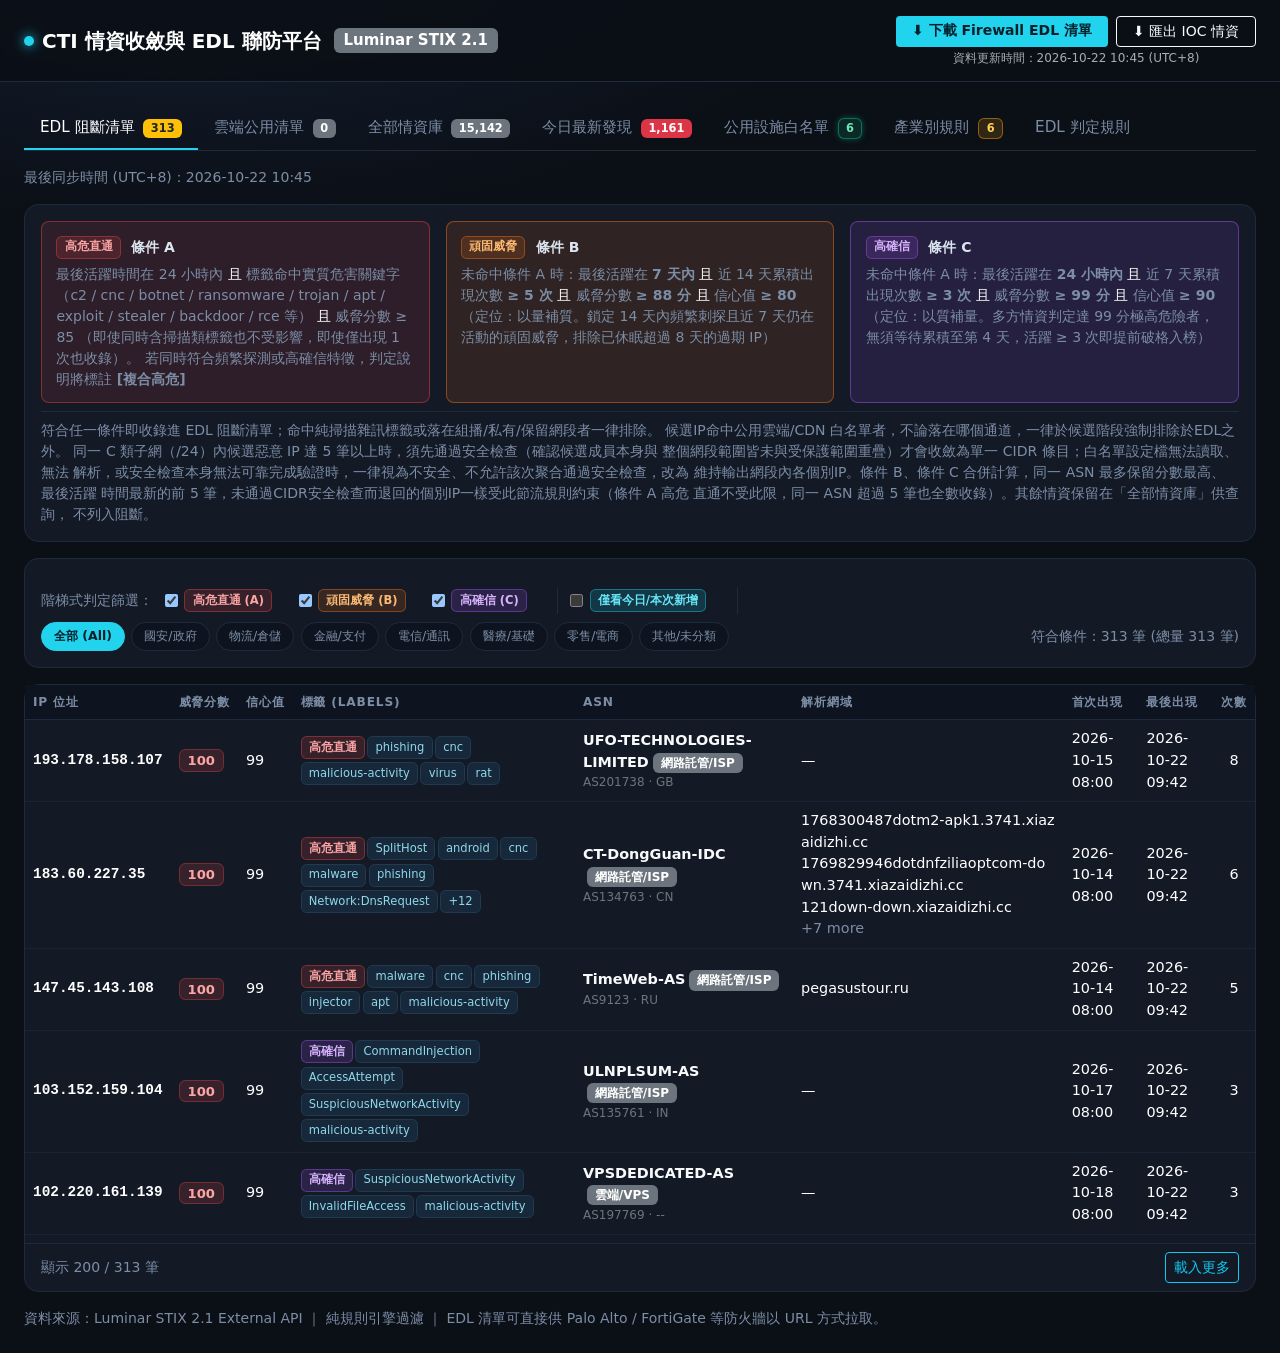
<file: docs/index.html>
<!DOCTYPE html>
<html lang="zh-Hant" data-bs-theme="dark">
<head>
  <meta charset="utf-8" />
  <meta name="viewport" content="width=device-width, initial-scale=1" />
  <title>CTI 情資收斂與 EDL 聯防平台</title>
  <link
    href="https://cdn.jsdelivr.net/npm/bootstrap@5.3.3/dist/css/bootstrap.min.css"
    rel="stylesheet"
    integrity="sha384-QWTKZyjpPEjISv5WaRU9OFeRpok6YctnYmDr5pNlyT2bRjXh0JMhjY6hW+ALEwIH"
    crossorigin="anonymous" />
  <style>
    :root {
      --cti-bg: #0b0f16;
      --cti-panel: #131a26;
      --cti-border: #1f2b3d;
      --cti-accent: #22d3ee;
      --cti-muted: #7c8da6;
    }
    body {
      background:
        radial-gradient(1200px 600px at 15% -10%, #16243a 0%, transparent 60%),
        var(--cti-bg);
      color: #dbe5f0;
      font-family: "Segoe UI", "Noto Sans TC", system-ui, sans-serif;
      min-height: 100vh;
    }
    .navbar-cti {
      background: rgba(11, 15, 22, .88);
      backdrop-filter: blur(10px);
      border-bottom: 1px solid var(--cti-border);
    }
    .brand-dot {
      width: 10px; height: 10px; border-radius: 50%;
      background: var(--cti-accent);
      box-shadow: 0 0 12px var(--cti-accent);
      display: inline-block;
    }
    .edl-export-hint {
      font-size: 0.75rem;
      color: rgba(255, 255, 255, .45);
      line-height: 1.2;
    }
    .stat-card {
      background: linear-gradient(160deg, var(--cti-panel), #0e141f);
      border: 1px solid var(--cti-border);
      border-radius: .9rem;
      padding: 1.1rem 1.25rem;
      height: 100%;
    }
    .stat-label {
      font-size: .78rem; letter-spacing: .08em; text-transform: uppercase;
      color: var(--cti-muted);
    }
    .stat-value { font-size: 1.85rem; font-weight: 700; line-height: 1.2; }
    .panel {
      background: var(--cti-panel);
      border: 1px solid var(--cti-border);
      border-radius: .9rem;
    }
    .form-control, .form-select {
      background-color: #0e141f; border-color: var(--cti-border); color: #dbe5f0;
    }
    .form-control:focus, .form-select:focus {
      background-color: #0e141f; color: #fff;
      border-color: var(--cti-accent);
      box-shadow: 0 0 0 .2rem rgba(34, 211, 238, .15);
    }
    table.cti-table { --bs-table-bg: transparent; margin-bottom: 0; }
    table.cti-table thead th {
      position: sticky; top: 0; z-index: 2;
      background: #0e141f; color: var(--cti-muted);
      font-size: .76rem; letter-spacing: .07em; text-transform: uppercase;
      border-bottom: 1px solid var(--cti-border); white-space: nowrap;
      cursor: pointer; user-select: none;
    }
    table.cti-table tbody td {
      border-color: #192334; vertical-align: middle; font-size: .9rem;
    }
    .ip-cell { font-family: ui-monospace, "Cascadia Mono", Consolas, monospace; font-weight: 600; }
    .table-wrap { max-height: 62vh; overflow: auto; }
    /* 窄螢幕表格水平捲動提示（審查後新增，2026-10-22）：主要IOC資料表
       欄位較多，自然內容寬度本來就會超出窄螢幕可視範圍——.table-wrap
       既有的 overflow: auto 已經能正確把這個超出範圍限制在表格自己的
       捲動容器內（不會撐寬整個頁面），這點經Chrome headless實測確認；
       缺的只是「使用者不會主動注意到還能左右滑動」這個可發現性問題。
       這段提示文字只在窄於 lg 中斷點（991.98px）時顯示，桌面版版面與
       操作方式完全不變。純CSS/HTML，不需要JS判斷、不影響既有排序與
       篩選功能。 */
    .table-scroll-hint { display: none; }
    @media (max-width: 991.98px) {
      .table-scroll-hint {
        display: block; font-size: .78rem; color: var(--cti-muted);
        padding: .4rem .25rem; text-align: center;
      }
    }
    .tag {
      display: inline-block; font-size: .72rem; padding: .12rem .45rem;
      border-radius: .35rem; margin: .1rem .15rem .1rem 0;
      background: #16283a; color: #8fd8ea; border: 1px solid #1f3b52;
    }
    .tag-tier-a { background: rgba(239,68,68,.16); color: #fca5a5; border-color: rgba(239,68,68,.4); font-weight: 700; }
    .tag-tier-b { background: rgba(249,115,22,.16); color: #fdba74; border-color: rgba(249,115,22,.4); font-weight: 700; }
    .tag-tier-c { background: rgba(168,85,247,.16); color: #d8b4fe; border-color: rgba(168,85,247,.4); font-weight: 700; }
    .tag-today-new { background: rgba(34,211,238,.16); color: #67e8f9; border-color: rgba(34,211,238,.4); font-weight: 700; }
    .tier-block {
      border-radius: .5rem; padding: .75rem .9rem; height: 100%;
    }
    .tier-block-a { background: rgba(239,68,68,.12); border: 1px solid rgba(239,68,68,.45); }
    .tier-block-b { background: rgba(249,115,22,.12); border: 1px solid rgba(249,115,22,.45); }
    .tier-block-c { background: rgba(168,85,247,.12); border: 1px solid rgba(168,85,247,.45); }
    .score-pill {
      font-weight: 700; font-size: .82rem; padding: .18rem .5rem; border-radius: .4rem;
    }
    .score-crit { background: rgba(239,68,68,.16); color: #fca5a5; border: 1px solid rgba(239,68,68,.35); }
    .score-high { background: rgba(249,115,22,.16); color: #fdba74; border: 1px solid rgba(249,115,22,.35); }
    .domain-list { font-size: .78rem; color: var(--cti-muted); word-break: break-all; }
    .muted { color: var(--cti-muted); }
    .btn-edl {
      background: var(--cti-accent); border: none; color: #04202a; font-weight: 600;
    }
    .btn-edl:hover { background: #67e8f9; color: #04202a; }
    kbd { background: #1b2635; border: 1px solid var(--cti-border); }

    /* 標籤多選下拉 */
    .label-filter { position: relative; }
    .label-filter-btn {
      background-color: #0e141f; border: 1px solid var(--cti-border); color: #dbe5f0;
      font-size: .95rem; text-align: left;
    }
    .label-filter-btn:hover, .label-filter-btn:focus {
      background-color: #0e141f; color: #fff; border-color: var(--cti-accent);
    }
    .label-filter-btn-text {
      overflow: hidden; text-overflow: ellipsis; white-space: nowrap;
    }
    .label-filter-caret { color: var(--cti-muted); font-size: .7rem; margin-left: .5rem; }
    .label-filter-menu {
      position: absolute; top: calc(100% + 4px); left: 0; right: 0; z-index: 30;
      background: var(--cti-panel); border: 1px solid var(--cti-border); border-radius: .6rem;
      box-shadow: 0 12px 28px rgba(0, 0, 0, .45);
      display: flex; flex-direction: column; max-height: 360px;
    }
    .label-filter-search-wrap { padding: .5rem; border-bottom: 1px solid var(--cti-border); }
    .label-filter-list { overflow-y: auto; padding: .35rem .25rem; flex: 1 1 auto; }
    .label-filter-item {
      display: flex; align-items: center; gap: .5rem; padding: .32rem .5rem;
      border-radius: .4rem; cursor: pointer; font-size: .88rem; margin: 0;
    }
    .label-filter-item:hover { background: #16283a; }
    .label-filter-item input { cursor: pointer; flex: 0 0 auto; }
    .label-filter-item span.name { overflow: hidden; text-overflow: ellipsis; white-space: nowrap; }
    .label-filter-item span.count { margin-left: auto; color: var(--cti-muted); font-size: .76rem; flex: 0 0 auto; }
    .label-filter-footer {
      display: flex; justify-content: space-between; align-items: center;
      padding: .5rem .6rem; border-top: 1px solid var(--cti-border);
    }
    .label-filter-empty { padding: .75rem; color: var(--cti-muted); font-size: .85rem; text-align: center; }

    /* EDL 階梯式判定篩選（僅 EDL 阻斷清單頁籤顯示） */
    .tier-filter-check {
      display: inline-flex; align-items: center; gap: .4rem; cursor: pointer;
      margin: 0 1rem .25rem 0; font-size: .88rem; user-select: none;
    }
    .tier-filter-check input { cursor: pointer; }
    .edl-filter-bar { display: flex; flex-wrap: wrap; align-items: center; gap: .5rem; }
    .edl-filter-divider {
      width: 1px; align-self: stretch; background: var(--cti-border); margin: 0 .25rem;
    }
    .sector-pill-group { display: flex; flex-wrap: wrap; gap: .4rem; }
    .sector-pill {
      display: inline-block; font-size: .78rem; padding: .28rem .75rem;
      border-radius: 999px; border: 1px solid var(--cti-border); background: #0e141f;
      color: var(--cti-muted); cursor: pointer; user-select: none; white-space: nowrap;
    }
    .sector-pill:hover { color: #dbe5f0; border-color: var(--cti-accent); }
    .sector-pill.active {
      background: var(--cti-accent); color: #04202a; border-color: var(--cti-accent); font-weight: 700;
    }

    /* 產業別規則頁籤 */
    .sectors-grid {
      display: grid; grid-template-columns: repeat(auto-fill, minmax(300px, 1fr)); gap: 1rem;
    }
    .sector-card {
      background: var(--cti-panel); border: 1px solid var(--cti-border); border-radius: .7rem;
      padding: 1.1rem; display: flex; flex-direction: column; gap: .65rem;
    }
    /* 靜態規則頁籤（產業別規則/公用設施白名單/EDL判定規則）卡片頂部飾條
       + 邊框微光，呼應頂部 Tab 與各通道的主題色；背景維持深色系不變 */
    .sector-card-amber { border-top: 2px solid #f59e0b; box-shadow: 0 0 0 1px rgba(245, 158, 11, .14); }
    .sector-card-emerald { border-top: 2px solid #10b981; box-shadow: 0 0 0 1px rgba(16, 185, 129, .14); }
    .sector-card-crimson { border-top: 2px solid #dc2626; box-shadow: 0 0 0 1px rgba(220, 38, 38, .14); }
    .sector-card-violet { border-top: 2px solid #8b5cf6; box-shadow: 0 0 0 1px rgba(139, 92, 246, .14); }
    .sector-card-cyan { border-top: 2px solid var(--cti-accent); box-shadow: 0 0 0 1px rgba(34, 211, 238, .14); }
    .tag-emerald { background: rgba(2, 44, 34, .6); color: #6ee7b7; border-color: rgba(6, 95, 70, .8); }
    .tag-amber { background: rgba(69, 39, 7, .5); color: #fbbf24; border-color: rgba(180, 83, 9, .5); }
    .sector-card-title { font-weight: 700; font-size: 1.05rem; color: #fff; }
    .sector-card-id { font-weight: 400; margin-left: .4rem; font-family: ui-monospace, Consolas, monospace; }
    .sector-card-label {
      display: block; font-size: .7rem; text-transform: uppercase; letter-spacing: .07em;
      color: var(--cti-muted); margin-bottom: .35rem;
    }
    .sector-card-badges { display: flex; flex-wrap: wrap; gap: .3rem; }
    .badge-target {
      background: rgba(34,211,238,.14); color: #67e8f9; border: 1px solid rgba(34,211,238,.35);
      border-radius: .35rem; padding: .14rem .55rem; font-size: .76rem;
    }
    .sector-card-summary {
      font-size: .85rem; color: var(--cti-muted);
      border-top: 1px solid var(--cti-border); padding-top: .6rem;
    }
    .sector-prompt-ref {
      background: #0e141f; border: 1px solid var(--cti-border); border-radius: .5rem;
      padding: .9rem 1rem; font-size: .82rem; line-height: 1.6; color: #dbe5f0;
      white-space: pre-wrap; word-break: break-word; margin: 0;
      font-family: ui-monospace, "Cascadia Mono", Consolas, monospace;
    }
    .cidr-codebox {
      background: #0e141f; border: 1px solid var(--cti-border); border-radius: .5rem;
      padding: .75rem 1rem; font-size: .8rem; line-height: 1.6; color: #dbe5f0;
      font-family: ui-monospace, "Cascadia Mono", Consolas, monospace;
      white-space: pre; margin: 0; max-height: 220px; overflow-y: auto;
    }

    /* 頁籤 */
    .cti-tabs { border-bottom: 1px solid var(--cti-border); }
    .cti-tabs .nav-link {
      color: var(--cti-muted); border: none; border-bottom: 2px solid transparent;
      background: transparent; padding: .6rem 1rem; font-size: .95rem; border-radius: 0;
      transition: color .15s ease, border-color .15s ease, box-shadow .15s ease;
    }
    .cti-tabs .nav-link:hover { color: #dbe5f0; }
    .cti-tabs .nav-link.active {
      color: #fff; border-bottom-color: var(--cti-accent); background: transparent;
    }

    /* 三個靜態規則頁籤的主題色：產業別規則=琥珀金 / 公用設施白名單=翡翠綠 /
       EDL判定規則=科技青藍（沿用既有 --cti-accent），強化彼此辨識度 */
    .cti-tabs .nav-link-amber:hover { color: #fbbf24; }
    .cti-tabs .nav-link-amber.active {
      color: #fbbf24; border-bottom-color: #f59e0b;
      box-shadow: 0 2px 8px -1px rgba(245, 158, 11, .45);
    }
    .cti-tabs .nav-link-emerald:hover { color: #34d399; }
    .cti-tabs .nav-link-emerald.active {
      color: #34d399; border-bottom-color: #10b981;
      box-shadow: 0 2px 8px -1px rgba(16, 185, 129, .45);
    }
    .cti-tabs .nav-link-cyan:hover { color: #22d3ee; }
    .cti-tabs .nav-link-cyan.active {
      color: #22d3ee; border-bottom-color: var(--cti-accent);
      box-shadow: 0 2px 8px -1px rgba(34, 211, 238, .45);
    }

    .badge-amber {
      background: rgba(245, 158, 11, .16); color: #fcd34d;
      border: 1px solid rgba(245, 158, 11, .5);
    }
    .badge-emerald {
      background: rgba(16, 185, 129, .16); color: #6ee7b7;
      border: 1px solid rgba(16, 185, 129, .5);
      box-shadow: 0 0 6px rgba(16, 185, 129, .4);
    }
  </style>
</head>
<body>

<nav class="navbar navbar-expand-lg navbar-cti sticky-top">
  <div class="container-fluid px-4 py-2">
    <span class="navbar-brand d-flex align-items-center gap-2 mb-0">
      <span class="brand-dot"></span>
      <span class="fw-bold">CTI 情資收斂與 EDL 聯防平台</span>
      <span class="badge text-bg-secondary ms-1">Luminar STIX 2.1</span>
    </span>
    <div class="d-flex flex-column align-items-center gap-1">
      <div class="d-flex gap-2">
        <a id="edlLink" class="btn btn-edl btn-sm px-3" href="#" download>
          ⬇ 下載 Firewall EDL 清單
        </a>
        <button id="edlCsvExportBtn" type="button" class="btn btn-outline-light btn-sm px-3" hidden>
          ⬇ 匯出 IOC 情資
        </button>
      </div>
      <small id="edlExportMetaHint" class="edl-export-hint text-muted" hidden></small>
    </div>
  </div>
</nav>

<main class="container-fluid px-4 py-4">

  <!-- 頁籤：核心防禦業務優先排列，預設進入頁為 EDL 阻斷清單 -->
  <ul class="nav nav-tabs cti-tabs mb-3" id="dataTabs" role="tablist">
    <li class="nav-item" role="presentation">
      <button class="nav-link active" id="tabEdlBtn" type="button" data-tab="edl">
        EDL 阻斷清單 <span class="badge bg-warning text-dark ms-1" id="tabEdlBadge">0</span>
      </button>
    </li>
    <li class="nav-item" role="presentation">
      <button class="nav-link" id="tabPublicInfraBtn" type="button" data-tab="publicInfra">
        雲端公用清單 <span class="badge bg-secondary ms-1" id="tabPublicInfraBadge">0</span>
      </button>
    </li>
    <li class="nav-item" role="presentation">
      <button class="nav-link" id="tabAllBtn" type="button" data-tab="all">
        全部情資庫 <span class="badge bg-secondary ms-1" id="tabAllBadge">0</span>
      </button>
    </li>
    <li class="nav-item" role="presentation">
      <button class="nav-link" id="tabDailyBtn" type="button" data-tab="daily">
        今日最新發現 <span class="badge bg-danger ms-1" id="tabDailyBadge">0</span>
      </button>
    </li>
    <li class="nav-item" role="presentation">
      <button class="nav-link nav-link-emerald" id="tabWhitelistBtn" type="button" data-tab="whitelist">
        公用設施白名單 <span class="badge badge-emerald ms-1" id="tabWhitelistBadge">6</span>
      </button>
    </li>
    <li class="nav-item" role="presentation">
      <button class="nav-link nav-link-amber" id="tabSectorsBtn" type="button" data-tab="sectors">
        產業別規則 <span class="badge badge-amber ms-1" id="tabSectorsBadge">6</span>
      </button>
    </li>
    <li class="nav-item" role="presentation">
      <button class="nav-link nav-link-cyan" id="tabEdlRulesBtn" type="button" data-tab="edlRules">
        EDL 判定規則
      </button>
    </li>
  </ul>

  <!-- 統計卡片（EDL 阻斷清單頁籤不顯示，改用下方精簡版同步時間）-->
  <div class="row g-3 mb-4" id="statsRow">
    <div class="col-6 col-lg">
      <div class="stat-card">
        <div class="stat-label" id="statTotalLabel">收錄總 IP 數</div>
        <div class="stat-value" id="statTotal">—</div>
        <div class="muted small" id="statFiltered">&nbsp;</div>
      </div>
    </div>
    <div class="col-6 col-lg">
      <div class="stat-card">
        <div class="stat-label">最後同步時間 (UTC+8)</div>
        <div class="stat-value" style="font-size:1.25rem" id="statSync">—</div>
        <div class="muted small" id="statSyncLocal">&nbsp;</div>
      </div>
    </div>
    <div class="col-6 col-lg">
      <div class="stat-card">
        <div class="stat-label">不重複標籤數</div>
        <div class="stat-value text-info" id="statLabels">—</div>
        <div class="muted small">labels 完整保留，未做 IP Defanging</div>
      </div>
    </div>
    <div class="col-6 col-lg">
      <div class="stat-card">
        <div class="stat-label">EDL 建議阻斷數</div>
        <div class="stat-value text-danger" id="statEdl">—</div>
        <div class="muted small">階梯式判定：高危直通 / 頑固累計</div>
      </div>
    </div>
  </div>

  <!-- 精簡版同步時間（僅 EDL 阻斷清單頁籤顯示，取代上方整排統計卡片）-->
  <div class="muted small mb-3" id="edlSyncCompact" hidden>
    最後同步時間 (UTC+8)：<span id="statSyncEdl">—</span>
  </div>

  <!-- EDL 判定條件說明（僅 EDL 阻斷清單頁籤顯示）-->
  <div class="panel p-3 mb-3" id="edlCriteriaPanel" hidden>
    <div class="row g-3">
      <div class="col-md-4">
        <div class="tier-block tier-block-a">
          <div class="d-flex align-items-center gap-2 mb-1">
            <span class="tag tag-tier-a">高危直通</span>
            <span class="fw-bold small">條件 A</span>
          </div>
          <div class="muted small">
            最後活躍時間在 24 小時內
            <span class="text-light">且</span> 標籤命中實質危害關鍵字（c2 / cnc / botnet /
            ransomware / trojan / apt / exploit / stealer / backdoor / rce 等）
            <span class="text-light">且</span> 威脅分數 ≥ 85
            （即使同時含掃描類標籤也不受影響，即使僅出現 1 次也收錄）。
            若同時符合頻繁探測或高確信特徵，判定說明將標註 <b>[複合高危]</b>
          </div>
        </div>
      </div>
      <div class="col-md-4">
        <div class="tier-block tier-block-b">
          <div class="d-flex align-items-center gap-2 mb-1">
            <span class="tag tag-tier-b">頑固威脅</span>
            <span class="fw-bold small">條件 B</span>
          </div>
          <div class="muted small">
            未命中條件 A 時：最後活躍在 <b>7 天內</b>
            <span class="text-light">且</span> 近 14 天累積出現次數 <b>≥ 5 次</b>
            <span class="text-light">且</span> 威脅分數 <b>≥ 88 分</b>
            <span class="text-light">且</span> 信心值 <b>≥ 80</b>
            （定位：以量補質。鎖定 14 天內頻繁刺探且近 7 天仍在活動的頑固威脅，排除已休眠超過 8 天的過期 IP）
          </div>
        </div>
      </div>
      <div class="col-md-4">
        <div class="tier-block tier-block-c">
          <div class="d-flex align-items-center gap-2 mb-1">
            <span class="tag tag-tier-c">高確信</span>
            <span class="fw-bold small">條件 C</span>
          </div>
          <div class="muted small">
            未命中條件 A 時：最後活躍在 <b>24 小時內</b>
            <span class="text-light">且</span> 近 7 天累積出現次數 <b>≥ 3 次</b>
            <span class="text-light">且</span> 威脅分數 <b>≥ 99 分</b>
            <span class="text-light">且</span> 信心值 <b>≥ 90</b>
            （定位：以質補量。多方情資判定達 99 分極高危險者，無須等待累積至第 4 天，活躍 ≥ 3 次即提前破格入榜）
          </div>
        </div>
      </div>
    </div>
    <!--
      2026-10-22第三輪更新：這段文字現在改由app.js的
      renderEdlCriteriaFootnote()在docs/data/edl_rules.json（pipeline.py
      的build_edl_rules_snapshot()新增的edl_tab_summary欄位）載入成功後
      動態覆寫，不再是唯一來源——但這裡的靜態文字仍然是「資料載入前／
      載入失敗時」的fallback，必須自行保持與程式實際行為一致（不能只
      依賴動態覆寫就放著不管），內容請參照pipeline.py裡edl_tab_summary
      的文字維護。
    -->
    <div class="muted small mt-2 pt-2" id="edlCriteriaFootnote" style="border-top: 1px solid var(--cti-border);">
      符合任一條件即收錄進 EDL 阻斷清單；命中純掃描雜訊標籤或落在組播/私有/保留網段者一律排除。
      候選IP命中公用雲端/CDN 白名單者，不論落在哪個通道，一律於候選階段強制排除於EDL之外。
      同一 C 類子網（/24）內候選惡意 IP 達 5 筆以上時，須先通過安全檢查（確認候選成員本身與
      整個網段範圍皆未與受保護範圍重疊）才會收斂為單一 CIDR 條目；白名單設定檔無法讀取、無法
      解析，或安全檢查本身無法可靠完成驗證時，一律視為不安全、不允許該次聚合通過安全檢查，改為
      維持輸出網段內各個別IP。條件 B、條件 C 合併計算，同一 ASN 最多保留分數最高、最後活躍
      時間最新的前 5 筆，未通過CIDR安全檢查而退回的個別IP一樣受此節流規則約束（條件 A 高危
      直通不受此限，同一 ASN 超過 5 筆也全數收錄）。其餘情資保留在「全部情資庫」供查詢，
      不列入阻斷。
    </div>
  </div>

  <!-- 查詢列（搜尋 / 標籤 / 排序 / 清除條件，EDL 阻斷清單頁籤不提供，只用階梯式判定篩選；
       產業別規則／公用設施白名單頁籤完全不需要，整個容器隱藏，避免留下空白橫條）-->
  <div class="panel p-3 mb-3" id="queryBarPanel">
    <div class="row g-2 align-items-center" id="searchRow">
      <div class="col-12 col-lg-5">
        <input id="searchBox" type="search" class="form-control"
               placeholder="搜尋 IP / 標籤 / 網域 / ASN …  (按 / 快速聚焦)" autocomplete="off" />
      </div>
      <div class="col-6 col-lg-3" id="labelFilterCol">
        <div class="label-filter" id="labelFilterWrap">
          <button type="button" class="btn label-filter-btn w-100 d-flex justify-content-between align-items-center" id="labelFilterBtn">
            <span id="labelFilterBtnText" class="label-filter-btn-text">全部標籤 (labels)</span>
            <span class="label-filter-caret">▾</span>
          </button>
          <div class="label-filter-menu" id="labelFilterMenu" hidden>
            <div class="label-filter-search-wrap">
              <input type="search" id="labelFilterSearch" class="form-control form-control-sm"
                     placeholder="搜尋標籤…" autocomplete="off" />
            </div>
            <div id="labelFilterList" class="label-filter-list"></div>
            <div class="label-filter-footer">
              <button type="button" class="btn btn-sm btn-outline-secondary" id="labelFilterClear">清除選取</button>
              <span class="muted small" id="labelFilterSelectedCount">&nbsp;</span>
            </div>
          </div>
        </div>
      </div>
      <div class="col-6 col-lg-2" id="sortSelectCol">
        <select id="sortSelect" class="form-select">
          <option value="threat_score">依威脅分數排序</option>
          <option value="last_seen">依最後出現排序</option>
          <option value="seen_count">依出現次數排序</option>
          <option value="ip">依 IP 排序</option>
        </select>
      </div>
      <div class="col-12 col-lg-2 text-lg-end">
        <button id="btnReset" class="btn btn-outline-secondary btn-sm w-100 w-lg-auto px-3">清除條件</button>
      </div>
    </div>
    <div class="row g-2 align-items-center mt-1" id="edlTierFilterRow" hidden>
      <div class="col-12 edl-filter-bar">
        <span class="muted small me-1">階梯式判定篩選：</span>
        <label class="tier-filter-check mb-0" for="tierFilterA">
          <input type="checkbox" id="tierFilterA" checked />
          <span class="tag tag-tier-a">高危直通 (A)</span>
        </label>
        <label class="tier-filter-check mb-0" for="tierFilterB">
          <input type="checkbox" id="tierFilterB" checked />
          <span class="tag tag-tier-b">頑固威脅 (B)</span>
        </label>
        <label class="tier-filter-check mb-0" for="tierFilterC">
          <input type="checkbox" id="tierFilterC" checked />
          <span class="tag tag-tier-c">高確信 (C)</span>
        </label>
        <span class="edl-filter-divider"></span>
        <label class="tier-filter-check mb-0" for="tierFilterTodayNew">
          <input type="checkbox" id="tierFilterTodayNew" />
          <span class="tag tag-today-new">僅看今日/本次新增</span>
        </label>
        <span class="edl-filter-divider"></span>
        <div class="sector-pill-group" id="sectorPillGroup">
          <span class="sector-pill active" data-sector="">全部 (All)</span>
        </div>
        <span class="muted small ms-auto" id="edlTierFilterCount">&nbsp;</span>
      </div>
    </div>
  </div>

  <!-- 產業別規則（僅本頁籤顯示，靜態服務領域對照表，不隨 IOC 資料變動）-->
  <div id="sectorsPanel" hidden>
    <p class="muted small mb-3">
      以下 6 大領域為目前服務範疇的威脅情資分類規則，決定 EDL 阻斷清單頁籤的「領域快篩」如何比對標籤 (labels)。
    </p>
    <div class="sectors-grid" id="sectorsGrid"></div>

    <div class="panel p-3 mt-4">
      <div class="fw-bold mb-2">新增產業別時的需求格式參考</div>
      <p class="muted small mb-2">
        以下是當初用來定義這 6 個產業規則的原始需求格式，之後要請求新增第 7 個（以後）產業別時，
        比照這個格式描述即可，讓實作時欄位（防護標的／關鍵標籤／威脅重點）不會漏掉。
        為符合資安去敏化規範與客戶 NDA 要求，範例一律使用去敏後的領域範疇描述，不得填入真實客戶名稱。
      </p>
      <pre class="sector-prompt-ref">N. **領域中文名稱 (`英文代號_id`)**：
   - 防護標的：去敏化後的系統/場景描述A、描述B（嚴禁填入真實客戶名稱）
   - 關鍵標籤：tag1, tag2, tag3, tag4, tag5（對應 EDL 清單中 IP 的 labels，用來做領域快篩比對）

範例（實際採用的第 1 個領域）：
1. **國安與政府機關 (`gov_defense`)**：
   - 防護標的：中央公務機關、公務個資資料庫、國防科研專案
   - 關鍵標籤：apt, espionage, c2, wiper, exploit, phishing</pre>
    </div>
  </div>

    <!-- 公用設施白名單（僅本頁籤顯示，靜態規則定義卡片，決定「雲端公用清單」
       頁籤如何從 EDL 判定中剔除公用雲端/CDN/DNS）-->
  <div id="whitelistPanel" hidden>
    <div class="panel p-3 mb-3">
      <div class="d-flex flex-wrap justify-content-between align-items-start gap-2 mb-1">
        <div class="fw-bold">公用設施與 CDN 誤阻斷防護基準 (Anti-Collateral Damage)</div>
        <div class="d-flex align-items-center gap-2">
          <div class="muted small text-nowrap" id="whitelistSyncTime">&nbsp;</div>
          <a id="btnManualSyncWhitelist" class="btn btn-edl btn-sm px-3 text-nowrap" href="https://github.com/chenchunhsien/cti-auto-platform/actions/workflows/sync-public-infra-whitelist.yml" target="_blank" rel="noopener noreferrer" hidden>
            ↻ 手動更新白名單
          </a>
        </div>
      </div>
      <div class="muted small">
        為避免防火牆 L3/L4 EDL 誤封鎖共用 IP 導致企業內部合法業務或 SaaS 服務中斷，本平台導入公用基礎設施
        排除機制。凡命中本頁定義之知名 ASN、公用 DNS 或官方 CIDR 網段者，強制自防火牆阻斷清單剔除，並轉移至
        「雲端公用清單」建議改以 Domain/URL 聯防。
      </div>
    </div>
    <div class="sectors-grid" id="whitelistGrid"></div>
    <div class="panel p-3 mt-4">
      <div class="muted small">
        本白名單網段整合 GitHub Actions 定期排程，每週一凌晨自動向官方權威 API 同步更新，並內建資料完整性
        校驗門檻，異常時自動中止並保留原有資料，不會寫入損壞內容。
      </div>
    </div>
  </div>

  <!-- EDL 判定規則（僅本頁籤顯示，資料直接來自 pipeline.py 產生的
       docs/data/edl_rules.json，確保網頁顯示的門檻永遠跟程式碼一致，
       不會像手刻文字說明那樣在調整門檻後忘記同步更新）-->
  <div id="edlRulesPanel" hidden>
    <div class="panel p-3 mb-3">
      <div class="d-flex flex-wrap justify-content-between align-items-start gap-2 mb-1">
        <div class="fw-bold">EDL 判定規則（四階過濾漏斗）</div>
        <div class="muted small text-nowrap" id="edlRulesSyncTime">&nbsp;</div>
      </div>
      <div class="muted small">
        本頁內容直接讀取 pipeline.py 最近一次執行當下實際套用的門檻常數，調整程式碼重新同步後會自動更新，
        網頁與實際判定邏輯保證一致，方便後續檢視與調整參數。
      </div>
    </div>
    <div id="edlRulesContent"></div>
  </div>

<!-- 雲端公用清單說明（僅本頁籤顯示）-->
  <div class="panel p-3 mb-3" id="publicInfraPanel" hidden>
    <div class="d-flex flex-wrap align-items-center gap-3">
      <div class="muted small flex-grow-1">
        ⚠️ 本清單之 IP 隸屬於 Cloudflare、Akamai、微軟、Google 等公用設施，已自防火牆 L3/L4 EDL
        阻斷清單中剔除，避免引發正常服務中斷。
      </div>
      <button id="btnExportPublicInfraDomains" class="btn btn-edl btn-sm px-3 text-nowrap">
        ⬇ 匯出關聯惡意 Domain (.txt)
      </button>
    </div>
  </div>

  <!-- 雲端公用清單專屬結果表（只保留核心 5 欄，不與其他頁籤共用表格）-->
  <div class="panel" id="publicInfraResultsPanel" hidden>
    <div class="table-scroll-hint">↔ 欄位較多時可左右滑動查看完整內容</div>
    <div class="table-wrap">
      <table class="table table-hover cti-table align-middle">
        <thead>
          <tr>
            <th data-sort="ip">IP 位址</th>
            <th>命中公用設施 (廠商/ASN)</th>
            <th>解析網域 (Domain)</th>
            <th data-sort="threat_score">威脅分數</th>
            <th data-sort="last_seen">最後出現時間</th>
          </tr>
        </thead>
        <tbody id="publicInfraTableBody">
          <tr><td colspan="5" class="text-center py-5 muted">載入中 …</td></tr>
        </tbody>
      </table>
    </div>
    <div class="d-flex justify-content-between align-items-center px-3 py-2 border-top"
         style="border-color: var(--cti-border) !important;">
      <span class="muted small" id="publicInfraRowInfo">&nbsp;</span>
    </div>
  </div>

  <!-- 結果表 -->
  <div class="panel" id="resultsPanel">
    <div class="table-scroll-hint">↔ 欄位較多時可左右滑動查看完整內容</div>
    <div class="table-wrap">
      <table class="table table-hover cti-table align-middle">
        <thead>
          <tr>
            <th data-sort="ip">IP 位址</th>
            <th data-sort="threat_score">威脅分數</th>
            <th data-sort="confidence">信心值</th>
            <th>標籤 (labels)</th>
            <th data-sort="asn" style="width: 14%;">ASN</th>
            <th style="width: 22%;">解析網域</th>
            <th data-sort="first_seen">首次出現</th>
            <th data-sort="last_seen">最後出現</th>
            <th data-sort="seen_count">次數</th>
          </tr>
        </thead>
        <tbody id="tableBody">
          <tr><td colspan="9" class="text-center py-5 muted">載入中 …</td></tr>
        </tbody>
      </table>
    </div>
    <div class="d-flex justify-content-between align-items-center px-3 py-2 border-top"
         style="border-color: var(--cti-border) !important;">
      <span class="muted small" id="rowInfo">&nbsp;</span>
      <button id="btnMore" class="btn btn-sm btn-outline-info d-none">載入更多</button>
    </div>
  </div>

  <p class="muted small mt-3 mb-0">
    資料來源：Luminar STIX 2.1 External API ｜ 純規則引擎過濾 ｜
    EDL 清單可直接供 Palo Alto / FortiGate 等防火牆以 URL 方式拉取。
  </p>
</main>

<!-- GitHub Pages 對靜態資源下 Cache-Control: max-age=600，每次更動 app.js
     都要跟著調整 ?v= 版本號，否則使用者瀏覽器可能在 10 分鐘內吃到舊快取 -->
<script src="asn_dict.js?v=20261021b"></script>
<script src="app.js?v=20261022d"></script>
</body>
</html>
</file>
